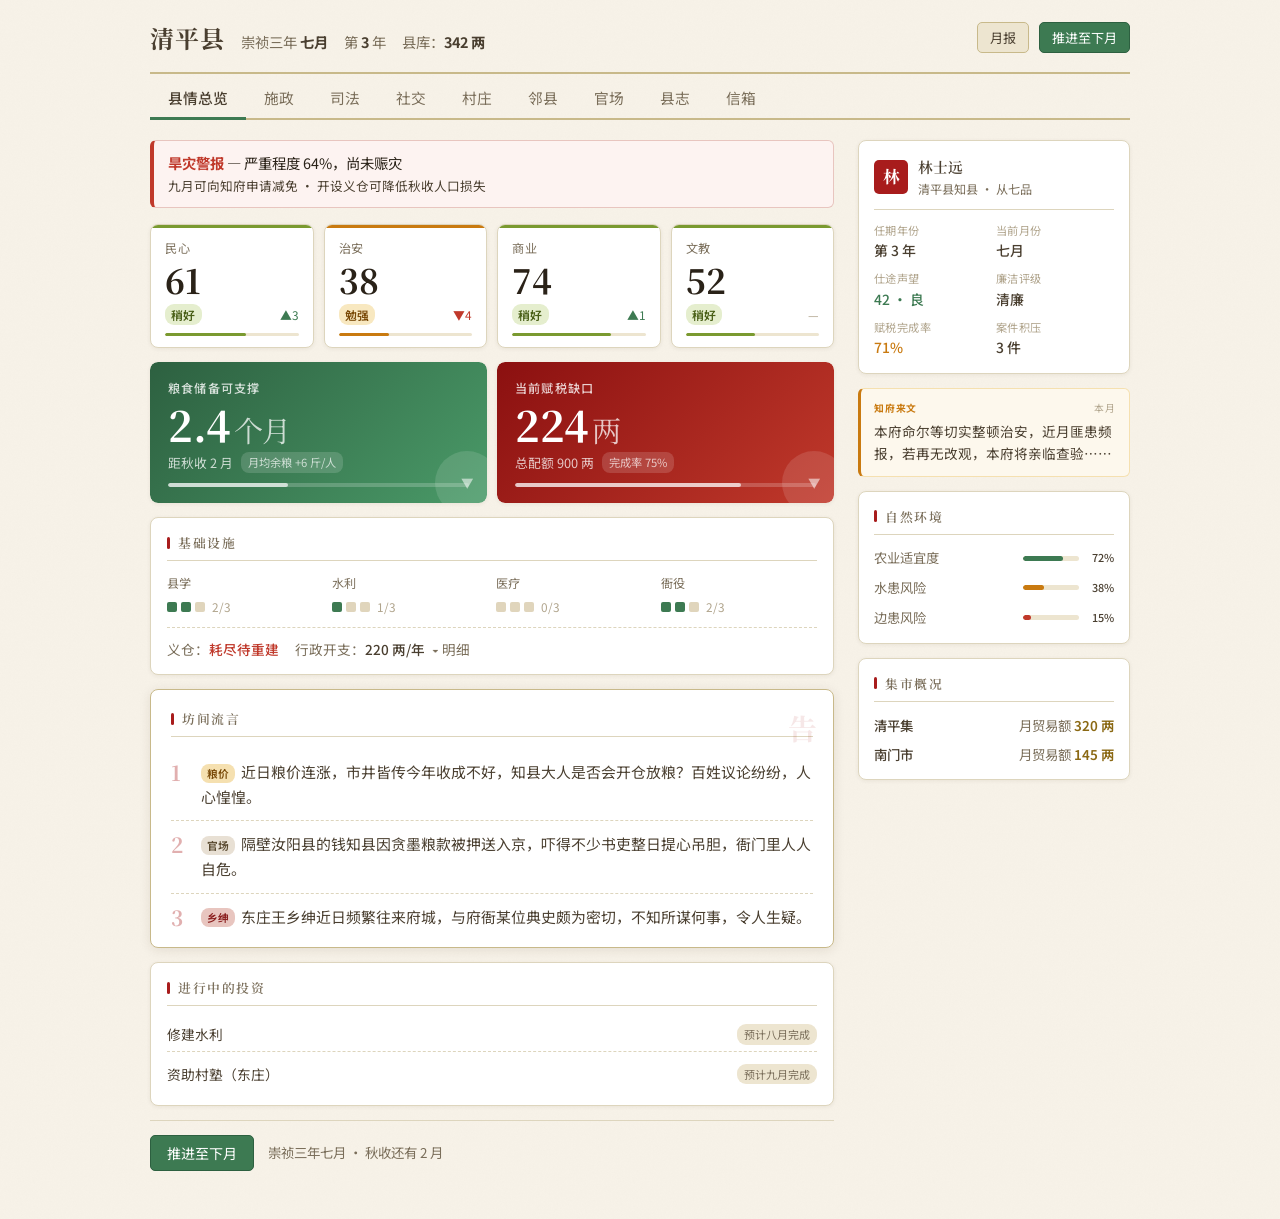
<file: backend/game/static/game/dashboard-preview.html>
<!DOCTYPE html>
<html lang="zh-CN">
<head>
<meta charset="UTF-8">
<meta name="viewport" content="width=device-width, initial-scale=1.0">
<title>县情总览 — 设计预览 v2</title>
<link rel="preconnect" href="https://fonts.googleapis.com">
<link rel="preconnect" href="https://fonts.gstatic.com" crossorigin>
<link href="https://fonts.googleapis.com/css2?family=Noto+Serif+SC:wght@400;500;600;700&family=Noto+Sans+SC:wght@300;400;500&display=swap" rel="stylesheet">
<style>
/* ── Design tokens ─────────────────────────────────────────── */
:root {
  --paper:        #f7f2e8;
  --paper-warm:   #ede5d0;
  --paper-dark:   #e0d5bc;
  --ink:          #2a2218;
  --ink-mid:      #4a3f30;
  --ink-light:    #7a6e5a;
  --ink-faint:    #b0a48c;
  --cinnabar:     #c0392b;
  --cinnabar-lt:  #e8c5bf;
  --cinnabar-bg:  #fdf3f1;
  --amber:        #c97a10;
  --amber-lt:     #f5e0b0;
  --amber-bg:     #fdf8ed;
  --jade:         #3d7a52;
  --jade-lt:      #b8d9c5;
  --jade-bg:      #f0f7f3;
  --seal-red:     #a81c1c;
  --border:       #c8b98a;
  --border-lt:    #ddd5bd;
  --shadow:       0 2px 12px rgba(60,40,10,0.10);
  --shadow-sm:    0 1px 4px rgba(60,40,10,0.07);
}

*, *::before, *::after { box-sizing: border-box; margin: 0; padding: 0; }

body {
  font-family: "Noto Sans SC", "PingFang SC", "Microsoft YaHei", sans-serif;
  background: var(--paper);
  color: var(--ink);
  line-height: 1.65;
  min-height: 100vh;
  background-image: url("data:image/svg+xml,%3Csvg xmlns='http://www.w3.org/2000/svg' width='300' height='300'%3E%3Cfilter id='noise'%3E%3CfeTurbulence type='fractalNoise' baseFrequency='0.75' numOctaves='4' stitchTiles='stitch'/%3E%3CfeColorMatrix type='saturate' values='0'/%3E%3C/filter%3E%3Crect width='300' height='300' filter='url(%23noise)' opacity='0.025'/%3E%3C/svg%3E");
}

.page-wrap {
  max-width: 1020px;
  margin: 0 auto;
  padding: 0 20px 48px;
}

/* ── Header ─────────────────────────────────────────────────── */
.game-header {
  display: flex;
  justify-content: space-between;
  align-items: center;
  padding: 18px 0 14px;
  border-bottom: 2px solid var(--border);
  margin-bottom: 4px;
}
.game-header-left { display: flex; align-items: baseline; gap: 16px; }
.game-title {
  font-family: "Noto Serif SC", serif;
  font-size: 1.5em;
  font-weight: 700;
  color: var(--ink-mid);
  letter-spacing: 0.04em;
}
.game-meta { font-size: 0.9em; color: var(--ink-light); display: flex; gap: 16px; }
.game-meta strong { color: var(--ink-mid); }
.game-header-right { display: flex; align-items: center; gap: 10px; }

/* ── Tabs ────────────────────────────────────────────────────── */
.tab-nav {
  display: flex;
  border-bottom: 2px solid var(--border);
  margin-bottom: 20px;
}
.tab-btn {
  padding: 9px 18px;
  background: transparent;
  border: none;
  border-bottom: 3px solid transparent;
  margin-bottom: -2px;
  cursor: pointer;
  font-family: inherit;
  font-size: 0.92em;
  color: var(--ink-light);
  transition: color 0.15s;
}
.tab-btn:hover { color: var(--ink-mid); }
.tab-btn.active { color: var(--ink-mid); border-bottom-color: var(--jade); font-weight: 500; }

/* ── Two-column layout ──────────────────────────────────────── */
.dashboard-layout {
  display: grid;
  grid-template-columns: 1fr 272px;
  gap: 24px;
  align-items: start;
}
.dashboard-main { min-width: 0; }
.dashboard-sidebar {
  position: sticky;
  top: 12px;
  display: flex;
  flex-direction: column;
  gap: 14px;
}

/* ── Section title ───────────────────────────────────────────── */
.section-title {
  font-family: "Noto Serif SC", serif;
  font-size: 0.8em;
  font-weight: 600;
  color: var(--ink-light);
  letter-spacing: 0.12em;
  padding-bottom: 7px;
  border-bottom: 1px solid var(--border-lt);
  margin-bottom: 12px;
  display: flex;
  align-items: center;
  gap: 8px;
}
.section-title::before {
  content: '';
  display: inline-block;
  width: 3px; height: 12px;
  background: var(--seal-red);
  border-radius: 2px;
}

/* ── Disaster banner ────────────────────────────────────────── */
.disaster-banner {
  display: flex;
  align-items: flex-start;
  gap: 10px;
  background: var(--cinnabar-bg);
  border: 1px solid var(--cinnabar-lt);
  border-left: 4px solid var(--cinnabar);
  border-radius: 6px;
  padding: 10px 14px;
  margin-bottom: 16px;
  animation: slideDown 0.3s ease;
  font-size: 0.9em;
}
.disaster-banner strong { color: var(--cinnabar); }
.disaster-banner-sub { color: var(--ink-mid); margin-top: 2px; font-size: 0.88em; }

/* ── 4 Stat cards ────────────────────────────────────────────── */
.stats-grid {
  display: grid;
  grid-template-columns: repeat(4, 1fr);
  gap: 10px;
  margin-bottom: 14px;
}
.stat-card {
  background: #fff;
  border: 1px solid var(--border-lt);
  border-radius: 8px;
  padding: 13px 14px 11px;
  box-shadow: var(--shadow-sm);
  position: relative;
  overflow: hidden;
  animation: cardIn 0.4s ease both;
  transition: box-shadow 0.2s, transform 0.2s;
  cursor: default;
}
.stat-card:hover { box-shadow: var(--shadow); transform: translateY(-1px); }
.stat-card:nth-child(1) { animation-delay: 0.04s; }
.stat-card:nth-child(2) { animation-delay: 0.08s; }
.stat-card:nth-child(3) { animation-delay: 0.12s; }
.stat-card:nth-child(4) { animation-delay: 0.16s; }
.stat-card::before {
  content: '';
  position: absolute;
  top: 0; left: 0; right: 0;
  height: 3px;
  background: var(--stripe, var(--border));
  border-radius: 8px 8px 0 0;
}
.stat-card.tier-red    { --stripe: #b03030; }
.stat-card.tier-amber  { --stripe: #c97a10; }
.stat-card.tier-olive  { --stripe: #7a9a30; }
.stat-card.tier-jade   { --stripe: #3d8050; }
.stat-label { font-size: 0.76em; color: var(--ink-light); letter-spacing: 0.08em; margin-bottom: 5px; }
.stat-value {
  font-family: "Noto Serif SC", serif;
  font-size: 2.1em; font-weight: 700; line-height: 1;
  color: var(--ink); margin-bottom: 7px;
}
.stat-tier-row {
  display: flex; align-items: center;
  justify-content: space-between; gap: 6px;
}
.stat-tier-label {
  font-size: 0.74em; font-weight: 600;
  padding: 1px 6px; border-radius: 9px; letter-spacing: 0.04em;
}
.tier-red   .stat-tier-label { background: #f5dada; color: #8b2020; }
.tier-amber .stat-tier-label { background: #f8e8c0; color: #7a4a08; }
.tier-olive .stat-tier-label { background: #e5eece; color: #4a6018; }
.tier-jade  .stat-tier-label { background: #c8e8d4; color: #1d5c35; }
.stat-delta { font-size: 0.74em; color: var(--ink-faint); }
.stat-delta.up   { color: var(--jade); }
.stat-delta.down { color: var(--cinnabar); }
.stat-bar-wrap { height: 3px; background: var(--paper-warm); border-radius: 2px; margin-top: 8px; overflow: hidden; }
.stat-bar-fill { height: 100%; border-radius: 2px; background: var(--stripe, var(--border)); }

/* ── Hero metrics ────────────────────────────────────────────── */
.hero-row {
  display: grid;
  grid-template-columns: 1fr 1fr;
  gap: 10px;
  margin-bottom: 14px;
}
.hero-card {
  border-radius: 8px;
  padding: 16px 18px;
  display: flex;
  flex-direction: column;
  gap: 6px;
  box-shadow: var(--shadow-sm);
  animation: cardIn 0.45s ease both;
  animation-delay: 0.2s;
  position: relative;
  overflow: hidden;
  cursor: pointer;
  transition: filter 0.15s, transform 0.15s;
}
.hero-card:hover { filter: brightness(1.06); transform: translateY(-1px); }
.hero-card::after {
  /* decorative corner mark */
  content: '';
  position: absolute;
  bottom: -12px; right: -12px;
  width: 64px; height: 64px;
  border-radius: 50%;
  background: rgba(255,255,255,0.12);
}
/* expand chevron */
.hero-chevron {
  position: absolute;
  bottom: 10px; right: 14px;
  font-size: 0.78em;
  opacity: 0.55;
  transition: transform 0.25s;
  pointer-events: none;
}
.hero-card.expanded .hero-chevron { transform: rotate(180deg); }

/* expandable detail panel — lives BELOW the hero-row, not inside the card */
.hero-detail {
  display: none;
  background: rgba(0,0,0,0.18);
  border-radius: 0 0 8px 8px;
  padding: 14px 18px 12px;
  margin-top: -6px;
  animation: expandIn 0.22s ease;
}
.hero-detail.open { display: block; }
.hero-detail-row {
  display: flex;
  justify-content: space-between;
  align-items: center;
  font-size: 0.83em;
  padding: 5px 0;
  border-bottom: 1px solid rgba(255,255,255,0.12);
  color: rgba(255,255,255,0.85);
}
.hero-detail-row:last-child { border-bottom: none; }
.hero-detail-label { opacity: 0.75; }
.hero-detail-value { font-weight: 600; color: #fff; }
.hero-detail-bar-track {
  height: 5px;
  background: rgba(255,255,255,0.15);
  border-radius: 3px;
  margin-top: 3px;
  overflow: hidden;
}
.hero-detail-bar-fill {
  height: 100%;
  background: rgba(255,255,255,0.6);
  border-radius: 3px;
}
.hero-detail-divider {
  border: none;
  border-top: 1px solid rgba(255,255,255,0.18);
  margin: 6px 0;
}

/* wrapper keeps card + detail visually linked */
.hero-card-wrap {
  display: flex;
  flex-direction: column;
  border-radius: 8px;
  overflow: hidden;
  box-shadow: var(--shadow-sm);
  animation: cardIn 0.45s ease both;
  animation-delay: 0.2s;
}
/* re-scope shadow to wrapper, not card */
.hero-card-wrap .hero-card { box-shadow: none; border-radius: 0; animation: none; }
.hero-card-wrap .hero-card:first-child { border-radius: 8px 8px 0 0; }
.hero-card-wrap .hero-card.closed { border-radius: 8px; }
.hero-detail { border-radius: 0 0 8px 8px; margin-top: 0; }
.hero-card.grain {
  background: linear-gradient(135deg, #2d6040 0%, #4a9a68 100%);
  color: #fff;
}
.hero-card.quota-ok {
  background: linear-gradient(135deg, #2a5a80 0%, #4a88b8 100%);
  color: #fff;
}
.hero-card.quota-warn {
  background: linear-gradient(135deg, #7a4a08 0%, #c97a10 100%);
  color: #fff;
}
.hero-card.quota-danger {
  background: linear-gradient(135deg, #8b1010 0%, #c0392b 100%);
  color: #fff;
}
.hero-label {
  font-size: 0.76em;
  letter-spacing: 0.1em;
  opacity: 0.8;
  font-weight: 500;
}
.hero-num {
  font-family: "Noto Serif SC", serif;
  font-size: 2.6em;
  font-weight: 700;
  line-height: 1;
  letter-spacing: -0.01em;
}
.hero-unit { font-size: 0.7em; font-weight: 400; opacity: 0.75; margin-left: 3px; }
.hero-sub {
  font-size: 0.8em;
  opacity: 0.75;
  display: flex;
  align-items: center;
  gap: 8px;
}
.hero-sub-tag {
  background: rgba(255,255,255,0.2);
  padding: 1px 7px;
  border-radius: 8px;
  font-size: 0.88em;
}
.hero-bar-wrap {
  height: 4px;
  background: rgba(255,255,255,0.2);
  border-radius: 2px;
  margin-top: 4px;
  overflow: hidden;
}
.hero-bar-fill {
  height: 100%;
  background: rgba(255,255,255,0.7);
  border-radius: 2px;
}

/* ── Infra + misc compact row ───────────────────────────────── */
.compact-card {
  background: #fff;
  border: 1px solid var(--border-lt);
  border-radius: 8px;
  padding: 14px 16px;
  box-shadow: var(--shadow-sm);
  margin-bottom: 14px;
}
.infra-pips-row {
  display: grid;
  grid-template-columns: repeat(4, 1fr);
  gap: 8px;
}
.infra-item { display: flex; flex-direction: column; gap: 4px; }
.infra-label { font-size: 0.76em; color: var(--ink-light); }
.infra-pips { display: flex; gap: 4px; align-items: center; }
.pip {
  width: 10px; height: 10px; border-radius: 2px;
  background: var(--paper-dark);
}
.pip.filled { background: var(--jade); }
.pip.none   { background: var(--cinnabar); opacity: 0.35; }
.infra-text { font-size: 0.74em; color: var(--ink-faint); margin-left: 3px; }

/* Compact fiscal items, inline */
.compact-fiscal {
  display: flex;
  flex-wrap: wrap;
  gap: 6px 16px;
  font-size: 0.85em;
  color: var(--ink-mid);
  border-top: 1px dashed var(--border-lt);
  padding-top: 10px;
  margin-top: 10px;
}
.cf-item { color: var(--ink-light); }
.cf-item span { color: var(--ink-mid); font-weight: 500; }
.cf-item.warn span { color: var(--amber); }
.cf-item a { color: var(--ink-light); cursor: pointer; text-decoration: none; }
.cf-item a:hover { color: var(--ink-mid); }

/* quota styles now live inside .hero-detail */
.quota-detail-row {
  display: flex;
  flex-direction: column;
  gap: 5px;
}
.quota-detail-header {
  display: flex;
  justify-content: space-between;
  align-items: baseline;
}
.quota-detail-label { font-size: 0.83em; opacity: 0.8; }
.quota-detail-nums  { font-size: 0.8em; opacity: 0.75; }
.quota-detail-nums strong { color: #fff; opacity: 1; }
.quota-detail-bar-track {
  height: 5px;
  background: rgba(255,255,255,0.15);
  border-radius: 3px;
  overflow: hidden;
}
.quota-detail-bar-fill { height: 100%; border-radius: 3px; }
.quota-detail-bar-fill.ok     { background: rgba(180,255,200,0.7); }
.quota-detail-bar-fill.warn   { background: rgba(255,220,120,0.7); }
.quota-detail-bar-fill.danger { background: rgba(255,160,140,0.7); }
.quota-detail-bar-fill.proj   { background: rgba(180,210,255,0.5); }

/* ── 流言板 (PROMINENT) ──────────────────────────────────────── */
.rumors-card {
  background: #fff;
  border: 1px solid var(--border);
  border-radius: 8px;
  padding: 18px 20px;
  margin-bottom: 14px;
  box-shadow: var(--shadow);
  position: relative;
}
/* decorative stamp in top-right */
.rumors-card::after {
  content: '告';
  position: absolute;
  top: 14px; right: 16px;
  font-family: "Noto Serif SC", serif;
  font-size: 1.8em;
  font-weight: 700;
  color: var(--seal-red);
  opacity: 0.10;
  letter-spacing: 0;
  pointer-events: none;
}
.rumor-list { display: flex; flex-direction: column; gap: 0; }
.rumor-item {
  display: flex;
  align-items: flex-start;
  gap: 10px;
  padding: 11px 0;
  border-bottom: 1px dashed var(--border-lt);
  animation: cardIn 0.5s ease both;
}
.rumor-item:last-child { border-bottom: none; padding-bottom: 0; }
.rumor-item:nth-child(1) { animation-delay: 0.25s; }
.rumor-item:nth-child(2) { animation-delay: 0.32s; }
.rumor-item:nth-child(3) { animation-delay: 0.39s; }
.rumor-index {
  font-family: "Noto Serif SC", serif;
  font-size: 1.3em;
  font-weight: 700;
  color: var(--seal-red);
  opacity: 0.35;
  line-height: 1;
  min-width: 20px;
  margin-top: 2px;
  flex-shrink: 0;
}
.rumor-body { flex: 1; }
.rumor-text {
  font-size: 0.93em;
  color: var(--ink-mid);
  line-height: 1.65;
}
.rumor-tag {
  display: inline-block;
  font-size: 0.72em;
  font-weight: 600;
  padding: 1px 6px;
  border-radius: 8px;
  margin-right: 6px;
  vertical-align: middle;
  position: relative;
  top: -1px;
}
.rumor-tag.folk   { background: #e8e0d4; color: #5a4a30; }
.rumor-tag.warn   { background: var(--amber-lt); color: #7a4a08; }
.rumor-tag.threat { background: var(--cinnabar-lt); color: #8b2020; }

/* ── Active investments (compact) ───────────────────────────── */
.invest-compact { display: flex; flex-direction: column; gap: 6px; }
.invest-row {
  display: flex;
  justify-content: space-between;
  align-items: center;
  font-size: 0.86em;
  padding: 5px 0;
  border-bottom: 1px dashed var(--border-lt);
}
.invest-row:last-child { border-bottom: none; }
.invest-name { color: var(--ink-mid); }
.invest-eta {
  font-size: 0.8em; color: var(--ink-light);
  background: var(--paper-warm); padding: 1px 7px; border-radius: 9px;
}

/* ── Buttons ────────────────────────────────────────────────── */
.btn {
  padding: 7px 16px;
  border: 1px solid var(--border);
  border-radius: 5px;
  background: var(--paper-warm);
  color: var(--ink-mid);
  cursor: pointer;
  font-size: 0.88em;
  font-family: inherit;
  transition: background 0.15s;
}
.btn:hover { background: var(--paper-dark); }
.btn-primary { background: var(--jade); color: #fff; border-color: #2d6040; }
.btn-primary:hover { background: #2d6040; }
.btn-sm { padding: 5px 12px; font-size: 0.82em; }

/* ── Advance bar ─────────────────────────────────────────────── */
.advance-section {
  padding: 14px 0 0;
  border-top: 1px solid var(--border-lt);
  margin-top: 6px;
  display: flex; align-items: center; gap: 14px;
}
.advance-hint { font-size: 0.84em; color: var(--ink-light); }

/* ══════════════════════════════════════════════════════════════
   SIDEBAR
   ══════════════════════════════════════════════════════════════ */
.sidebar-card {
  background: #fff;
  border: 1px solid var(--border-lt);
  border-radius: 8px;
  padding: 14px 15px;
  box-shadow: var(--shadow-sm);
}

/* Archive */
.archive-header {
  display: flex; align-items: center; gap: 10px;
  margin-bottom: 11px;
  padding-bottom: 10px;
  border-bottom: 1px solid var(--border-lt);
}
.archive-seal {
  width: 34px; height: 34px; border-radius: 5px;
  background: var(--seal-red);
  display: flex; align-items: center; justify-content: center;
  color: #fff;
  font-family: "Noto Serif SC", serif; font-size: 1.05em; font-weight: 700;
  flex-shrink: 0;
}
.archive-name { font-family: "Noto Serif SC", serif; font-size: 0.92em; font-weight: 600; color: var(--ink-mid); }
.archive-role { font-size: 0.76em; color: var(--ink-light); }
.archive-stats {
  display: grid;
  grid-template-columns: 1fr 1fr;
  gap: 7px 4px;
}
.astat { display: flex; flex-direction: column; }
.astat-label { font-size: 0.7em; color: var(--ink-faint); letter-spacing: 0.04em; }
.astat-value { font-size: 0.87em; color: var(--ink-mid); font-weight: 500; }

/* Directive in sidebar */
.sidebar-directive {
  background: var(--amber-bg);
  border: 1px solid var(--amber-lt);
  border-left: 3px solid var(--amber);
  border-radius: 6px;
  padding: 11px 13px;
  font-size: 0.85em;
}
.directive-label {
  font-size: 0.72em; font-weight: 700; letter-spacing: 0.08em;
  color: var(--amber);
  margin-bottom: 5px;
  display: flex; justify-content: space-between;
}
.directive-age { color: var(--ink-faint); font-weight: 400; }
.directive-text { color: var(--ink-mid); line-height: 1.6; }

/* Environment */
.env-items { display: flex; flex-direction: column; gap: 8px; }
.env-row {
  display: flex; align-items: center;
  justify-content: space-between; gap: 10px;
  font-size: 0.83em;
}
.env-label { color: var(--ink-light); flex-shrink: 0; }
.env-right { display: flex; align-items: center; gap: 7px; }
.env-bar { width: 56px; height: 5px; background: var(--paper-warm); border-radius: 3px; overflow: hidden; }
.env-fill { height: 100%; border-radius: 3px; }
.env-fill.good { background: var(--jade); }
.env-fill.warn { background: var(--amber); }
.env-fill.risk { background: var(--cinnabar); }
.env-val { font-size: 0.82em; color: var(--ink-mid); font-weight: 500; min-width: 28px; text-align: right; }

/* Markets sidebar (simplified) */
.mkt-items { display: flex; flex-direction: column; gap: 7px; }
.mkt-row {
  display: flex; justify-content: space-between; align-items: center;
  font-size: 0.84em;
}
.mkt-name { color: var(--ink-mid); font-weight: 500; }
.mkt-gmv  { color: var(--ink-light); }
.mkt-gmv span { color: #8b6914; font-weight: 600; }

/* ── Animations ──────────────────────────────────────────────── */
@keyframes cardIn {
  from { opacity: 0; transform: translateY(7px); }
  to   { opacity: 1; transform: translateY(0); }
}
@keyframes slideDown {
  from { opacity: 0; transform: translateY(-5px); }
  to   { opacity: 1; transform: translateY(0); }
}
@keyframes fillGrow { from { width: 0 !important; } }
@keyframes expandIn {
  from { opacity: 0; transform: translateY(-6px); }
  to   { opacity: 1; transform: translateY(0); }
}

.stat-bar-fill,
.quota-bar-fill,
.hero-bar-fill,
.env-fill { animation: fillGrow 1s cubic-bezier(0.22, 1, 0.36, 1) both; }

@media (max-width: 740px) {
  .dashboard-layout { grid-template-columns: 1fr; }
  .stats-grid { grid-template-columns: repeat(2, 1fr); }
  .hero-row { grid-template-columns: 1fr; }
  .infra-pips-row { grid-template-columns: repeat(2, 1fr); }
}
</style>
</head>
<body>
<div class="page-wrap">

  <!-- Header -->
  <header class="game-header">
    <div class="game-header-left">
      <span class="game-title">清平县</span>
      <div class="game-meta">
        <span>崇祯三年 <strong>七月</strong></span>
        <span>第 <strong>3</strong> 年</span>
        <span>县库：<strong>342 两</strong></span>
      </div>
    </div>
    <div class="game-header-right">
      <button class="btn btn-sm">月报</button>
      <button class="btn btn-primary btn-sm">推进至下月</button>
    </div>
  </header>

  <!-- Tabs -->
  <nav class="tab-nav">
    <button class="tab-btn active">县情总览</button>
    <button class="tab-btn">施政</button>
    <button class="tab-btn">司法</button>
    <button class="tab-btn">社交</button>
    <button class="tab-btn">村庄</button>
    <button class="tab-btn">邻县</button>
    <button class="tab-btn">官场</button>
    <button class="tab-btn">县志</button>
    <button class="tab-btn">信箱</button>
  </nav>

  <div class="dashboard-layout">
    <!-- ═══════════ MAIN ═══════════ -->
    <div class="dashboard-main">

      <!-- Disaster alert -->
      <div class="disaster-banner">
        <div>
          <strong>旱灾警报</strong> — 严重程度 64%，尚未赈灾
          <div class="disaster-banner-sub">九月可向知府申请减免 · 开设义仓可降低秋收人口损失</div>
        </div>
      </div>

      <!-- ① 4 stat cards -->
      <div class="stats-grid" id="stats-grid"></div>

      <!-- ② Hero metrics: grain + quota gap (each expandable) -->
      <div class="hero-row" id="hero-row"></div>

      <!-- ③ Infra pips + compact fiscal (folded) -->
      <div class="compact-card">
        <div class="section-title">基础设施</div>
        <div class="infra-pips-row" id="infra-grid"></div>
        <div class="compact-fiscal">
          <span class="cf-item">义仓：<span style="color:var(--cinnabar)">耗尽待重建</span></span>
          <span class="cf-item">行政开支：<span>220 两/年</span>
            <a id="admin-toggle" style="margin-left:4px">▾ 明细</a>
          </span>
        </div>
        <div id="admin-detail" style="display:none; margin-top:8px; padding:8px 0 2px; border-top:1px dashed var(--border-lt);">
          <div style="display:grid;grid-template-columns:1fr 1fr;gap:4px 24px;font-size:0.82em;color:var(--ink-light)">
            <div style="display:flex;justify-content:space-between"><span>官员俸禄</span><span>60 两</span></div>
            <div style="display:flex;justify-content:space-between"><span>县丞俸禄</span><span>40 两</span></div>
            <div style="display:flex;justify-content:space-between"><span>衙役饷银</span><span>40 两</span></div>
            <div style="display:flex;justify-content:space-between"><span>师爷束脩</span><span>30 两</span></div>
            <div style="display:flex;justify-content:space-between"><span>六房书办</span><span>20 两</span></div>
            <div style="display:flex;justify-content:space-between"><span>衙署杂费</span><span>30 两</span></div>
          </div>
        </div>
      </div>

      <!-- ⑤ 流言板 (prominent) -->
      <div class="rumors-card">
        <div class="section-title">坊间流言</div>
        <div class="rumor-list" id="rumor-list"></div>
      </div>

      <!-- ⑥ Active investments (if any) -->
      <div class="compact-card">
        <div class="section-title">进行中的投资</div>
        <div class="invest-compact">
          <div class="invest-row">
            <span class="invest-name">修建水利</span>
            <span class="invest-eta">预计八月完成</span>
          </div>
          <div class="invest-row">
            <span class="invest-name">资助村塾（东庄）</span>
            <span class="invest-eta">预计九月完成</span>
          </div>
        </div>
      </div>

      <div class="advance-section">
        <button class="btn btn-primary">推进至下月</button>
        <span class="advance-hint">崇祯三年七月 · 秋收还有 2 月</span>
      </div>
    </div>

    <!-- ═══════════ SIDEBAR ═══════════ -->
    <div class="dashboard-sidebar">

      <!-- Player archive -->
      <div class="sidebar-card">
        <div class="archive-header">
          <div class="archive-seal">林</div>
          <div>
            <div class="archive-name">林士远</div>
            <div class="archive-role">清平县知县 · 从七品</div>
          </div>
        </div>
        <div class="archive-stats">
          <div class="astat"><span class="astat-label">任期年份</span><span class="astat-value">第 3 年</span></div>
          <div class="astat"><span class="astat-label">当前月份</span><span class="astat-value">七月</span></div>
          <div class="astat"><span class="astat-label">仕途声望</span><span class="astat-value" style="color:var(--jade)">42 · 良</span></div>
          <div class="astat"><span class="astat-label">廉洁评级</span><span class="astat-value">清廉</span></div>
          <div class="astat"><span class="astat-label">赋税完成率</span><span class="astat-value" style="color:var(--amber)">71%</span></div>
          <div class="astat"><span class="astat-label">案件积压</span><span class="astat-value">3 件</span></div>
        </div>
      </div>

      <!-- 知府来文 (moved from main) -->
      <div class="sidebar-directive">
        <div class="directive-label">
          <span>知府来文</span>
          <span class="directive-age">本月</span>
        </div>
        <div class="directive-text">
          本府命尔等切实整顿治安，近月匪患频报，若再无改观，本府将亲临查验……
        </div>
      </div>

      <!-- Environment -->
      <div class="sidebar-card">
        <div class="section-title">自然环境</div>
        <div class="env-items">
          <div class="env-row">
            <span class="env-label">农业适宜度</span>
            <div class="env-right">
              <div class="env-bar"><div class="env-fill good" style="width:72%"></div></div>
              <span class="env-val">72%</span>
            </div>
          </div>
          <div class="env-row">
            <span class="env-label">水患风险</span>
            <div class="env-right">
              <div class="env-bar"><div class="env-fill warn" style="width:38%"></div></div>
              <span class="env-val">38%</span>
            </div>
          </div>
          <div class="env-row">
            <span class="env-label">边患风险</span>
            <div class="env-right">
              <div class="env-bar"><div class="env-fill risk" style="width:15%"></div></div>
              <span class="env-val">15%</span>
            </div>
          </div>
        </div>
      </div>

      <!-- Markets (simplified to sidebar) -->
      <div class="sidebar-card">
        <div class="section-title">集市概况</div>
        <div class="mkt-items">
          <div class="mkt-row">
            <span class="mkt-name">清平集</span>
            <span class="mkt-gmv">月贸易额 <span>320 两</span></span>
          </div>
          <div class="mkt-row">
            <span class="mkt-name">南门市</span>
            <span class="mkt-gmv">月贸易额 <span>145 两</span></span>
          </div>
        </div>
      </div>

    </div><!-- /sidebar -->
  </div><!-- /layout -->
</div><!-- /page-wrap -->

<script>
// ── Mock data ────────────────────────────────────────────────
var STATS = [
  { label: "民心",  value: 61, delta: +3 },
  { label: "治安",  value: 38, delta: -4 },
  { label: "商业",  value: 74, delta: +1 },
  { label: "文教",  value: 52, delta:  0 },
];
var INFRA = [
  { label: "县学", level: 2, max: 3 },
  { label: "水利", level: 1, max: 3 },
  { label: "医疗", level: 0, max: 3 },
  { label: "衙役", level: 2, max: 3 },
];
var QUOTA = {
  agri:   { label: "农业税",   quota: 720, projected: 512, done: false },
  corvee: { label: "徭役折银", quota: 180, actual: 164,   done: true  },
};
var GRAIN = {
  reserve:   184200,
  monthly:    76000,
  population: 10840,
  harvest_in: 2,
  per_person: 6,
};
var RUMORS = [
  { tag: "warn",   tag_label: "粮价",   text: "近日粮价连涨，市井皆传今年收成不好，知县大人是否会开仓放粮？百姓议论纷纷，人心惶惶。" },
  { tag: "folk",   tag_label: "官场",   text: "隔壁汝阳县的钱知县因贪墨粮款被押送入京，吓得不少书吏整日提心吊胆，衙门里人人自危。" },
  { tag: "threat", tag_label: "乡绅",   text: "东庄王乡绅近日频繁往来府城，与府衙某位典史颇为密切，不知所谋何事，令人生疑。" },
];

// ── Tier helper ──────────────────────────────────────────────
function tier(v) {
  if (v < 25)  return { cls: "tier-red",   label: "差" };
  if (v < 50)  return { cls: "tier-amber", label: "勉强" };
  if (v < 75)  return { cls: "tier-olive", label: "稍好" };
  return             { cls: "tier-jade",  label: "良好" };
}

// ── Stat cards ───────────────────────────────────────────────
var grid = document.getElementById("stats-grid");
STATS.forEach(function(s) {
  var t = tier(s.value);
  var dHtml = s.delta > 0
    ? '<span class="stat-delta up">▲' + s.delta + '</span>'
    : s.delta < 0
    ? '<span class="stat-delta down">▼' + Math.abs(s.delta) + '</span>'
    : '<span class="stat-delta">—</span>';
  var c = document.createElement("div");
  c.className = "stat-card " + t.cls;
  c.innerHTML =
    '<div class="stat-label">' + s.label + '</div>' +
    '<div class="stat-value">' + s.value + '</div>' +
    '<div class="stat-tier-row"><span class="stat-tier-label">' + t.label + '</span>' + dHtml + '</div>' +
    '<div class="stat-bar-wrap"><div class="stat-bar-fill" style="width:' + s.value + '%"></div></div>';
  grid.appendChild(c);
});

// ── Hero metrics (expandable) ────────────────────────────────
var heroRow = document.getElementById("hero-row");

function makeHeroWrap(cardHtml, detailHtml, gradientCls) {
  var wrap = document.createElement("div");
  wrap.className = "hero-card-wrap";

  var card = document.createElement("div");
  card.className = "hero-card " + gradientCls + " closed";
  card.innerHTML = cardHtml + '<span class="hero-chevron">▼</span>';

  var detail = document.createElement("div");
  detail.className = "hero-detail " + gradientCls;
  detail.innerHTML = detailHtml;
  detail.style.display = "none";

  card.addEventListener("click", function() {
    var open = detail.style.display !== "none";
    detail.style.display = open ? "none" : "block";
    card.classList.toggle("expanded", !open);
    if (!open) {
      card.classList.remove("closed");
    } else {
      card.classList.add("closed");
    }
    // trigger bar animations on open
    if (!open) {
      detail.querySelectorAll(".hero-detail-bar-fill, .quota-detail-bar-fill").forEach(function(el) {
        var w = el.style.width;
        el.style.width = "0";
        requestAnimationFrame(function() { el.style.transition = "width 0.7s cubic-bezier(0.22,1,0.36,1)"; el.style.width = w; });
      });
    }
  });

  wrap.appendChild(card);
  wrap.appendChild(detail);
  return wrap;
}

// ── Grain card ───────────────────────────────────────────────
var months   = (GRAIN.reserve / GRAIN.monthly).toFixed(1);
var grainFill = Math.min(100, (parseFloat(months) / 6) * 100).toFixed(0);

var grainCardHtml =
  '<div class="hero-label">粮食储备可支撑</div>' +
  '<div class="hero-num">' + months + '<span class="hero-unit">个月</span></div>' +
  '<div class="hero-sub">' +
    '<span>距秋收 ' + GRAIN.harvest_in + ' 月</span>' +
    '<span class="hero-sub-tag">月均余粮 +' + GRAIN.per_person + ' 斤/人</span>' +
  '</div>' +
  '<div class="hero-bar-wrap"><div class="hero-bar-fill" style="width:' + grainFill + '%"></div></div>';

var confidencePct = Math.min(100, Math.max(0, (GRAIN.per_person / 30) * 100)).toFixed(0);
var daysRemain = Math.floor(GRAIN.reserve / (GRAIN.monthly / 30));
var grainDetailHtml =
  '<div class="hero-detail-row"><span class="hero-detail-label">当前储备</span><span class="hero-detail-value">' + GRAIN.reserve.toLocaleString() + ' 斤</span></div>' +
  '<div class="hero-detail-row"><span class="hero-detail-label">农民总人口</span><span class="hero-detail-value">' + GRAIN.population.toLocaleString() + ' 人</span></div>' +
  '<div class="hero-detail-row"><span class="hero-detail-label">月均消耗</span><span class="hero-detail-value">' + GRAIN.monthly.toLocaleString() + ' 斤</span></div>' +
  '<div class="hero-detail-row"><span class="hero-detail-label">人均月余粮</span><span class="hero-detail-value">+' + GRAIN.per_person + ' 斤/人</span></div>' +
  '<hr class="hero-detail-divider">' +
  '<div class="hero-detail-row">' +
    '<span class="hero-detail-label">消费信心</span>' +
    '<span class="hero-detail-value">' +
      '<div class="hero-detail-bar-track" style="width:80px;display:inline-block;vertical-align:middle;margin-right:6px">' +
        '<div class="hero-detail-bar-fill" style="width:' + confidencePct + '%"></div>' +
      '</div>' + confidencePct + ' / 100' +
    '</span>' +
  '</div>' +
  '<div class="hero-detail-row"><span class="hero-detail-label">距秋收</span><span class="hero-detail-value">' + GRAIN.harvest_in + ' 个月</span></div>' +
  '<div class="hero-detail-row"><span class="hero-detail-label">当前可支撑</span><span class="hero-detail-value">约 ' + daysRemain + ' 天</span></div>';

heroRow.appendChild(makeHeroWrap(grainCardHtml, grainDetailHtml, "grain"));

// ── Quota card ───────────────────────────────────────────────
var agriGap  = QUOTA.agri.quota  - (QUOTA.agri.done  ? QUOTA.agri.actual  : QUOTA.agri.projected);
var corvGap  = QUOTA.corvee.quota - (QUOTA.corvee.done ? QUOTA.corvee.actual : (QUOTA.corvee.projected || 0));
var totalGap = agriGap + corvGap;
var totalQ   = QUOTA.agri.quota + QUOTA.corvee.quota;
var compPct  = Math.round(((totalQ - Math.max(0, totalGap)) / totalQ) * 100);
var quotaCls = totalGap <= 0 ? "quota-ok" : totalGap < totalQ * 0.2 ? "quota-warn" : "quota-danger";
var quotaFill = Math.min(100, compPct);

var quotaCardHtml =
  '<div class="hero-label">当前赋税缺口</div>' +
  '<div class="hero-num">' + Math.max(0, totalGap) + '<span class="hero-unit">两</span></div>' +
  '<div class="hero-sub">' +
    '<span>总配额 ' + totalQ + ' 两</span>' +
    '<span class="hero-sub-tag">完成率 ' + compPct + '%</span>' +
  '</div>' +
  '<div class="hero-bar-wrap"><div class="hero-bar-fill" style="width:' + quotaFill + '%"></div></div>';

function quotaDetailRow(cfg) {
  var val  = cfg.done ? cfg.actual : cfg.projected;
  var pct  = Math.min(100, Math.round(val / cfg.quota * 100));
  var gap  = cfg.quota - val;
  var bCls = cfg.done ? (gap <= 0 ? "ok" : gap < cfg.quota * 0.3 ? "warn" : "danger") : "proj";
  var gStr = gap <= 0 ? "✓ 已满足" : "缺 " + gap + " 两";
  return '<div class="quota-detail-row">' +
    '<div class="quota-detail-header">' +
      '<span class="quota-detail-label">' + cfg.label + (!cfg.done ? '（预计）' : '') + '</span>' +
      '<span class="quota-detail-nums"><strong>' + val + '</strong> / ' + cfg.quota + ' 两 · ' + gStr + '</span>' +
    '</div>' +
    '<div class="quota-detail-bar-track"><div class="quota-detail-bar-fill ' + bCls + '" style="width:' + pct + '%"></div></div>' +
  '</div>';
}

var quotaDetailHtml =
  quotaDetailRow(QUOTA.agri) +
  '<hr class="hero-detail-divider">' +
  quotaDetailRow(QUOTA.corvee) +
  '<hr class="hero-detail-divider">' +
  '<div class="hero-detail-row" style="font-size:0.86em;">' +
    '<span class="hero-detail-label">合计完成率</span>' +
    '<span class="hero-detail-value">' + compPct + '% — ' +
      (totalGap > 0 ? '尚缺 ' + totalGap + ' 两' : '配额已满足') +
    '</span>' +
  '</div>';

heroRow.appendChild(makeHeroWrap(quotaCardHtml, quotaDetailHtml, quotaCls));

// ── Infra pips ───────────────────────────────────────────────
var infraGrid = document.getElementById("infra-grid");
INFRA.forEach(function(it) {
  var pipsHtml = "";
  for (var i = 0; i < it.max; i++) {
    pipsHtml += '<div class="pip' + (i < it.level ? ' filled' : '') + '"></div>';
  }
  var b = document.createElement("div");
  b.className = "infra-item";
  b.innerHTML =
    '<span class="infra-label">' + it.label + '</span>' +
    '<div class="infra-pips">' + pipsHtml + '<span class="infra-text">' + it.level + '/' + it.max + '</span></div>';
  infraGrid.appendChild(b);
});

// Admin toggle
document.getElementById("admin-toggle").addEventListener("click", function() {
  var d = document.getElementById("admin-detail");
  var open = d.style.display !== "none";
  d.style.display = open ? "none" : "block";
  this.textContent = open ? "▾ 明细" : "▴ 收起";
});

// quota rendering is now inside makeHeroWrap above

// ── Rumors ───────────────────────────────────────────────────
var rumorList = document.getElementById("rumor-list");
RUMORS.forEach(function(r, i) {
  var item = document.createElement("div");
  item.className = "rumor-item";
  item.innerHTML =
    '<div class="rumor-index">' + (i + 1) + '</div>' +
    '<div class="rumor-body">' +
      '<div class="rumor-text">' +
        '<span class="rumor-tag ' + r.tag + '">' + r.tag_label + '</span>' +
        r.text +
      '</div>' +
    '</div>';
  rumorList.appendChild(item);
});
</script>
</body>
</html>
</file>
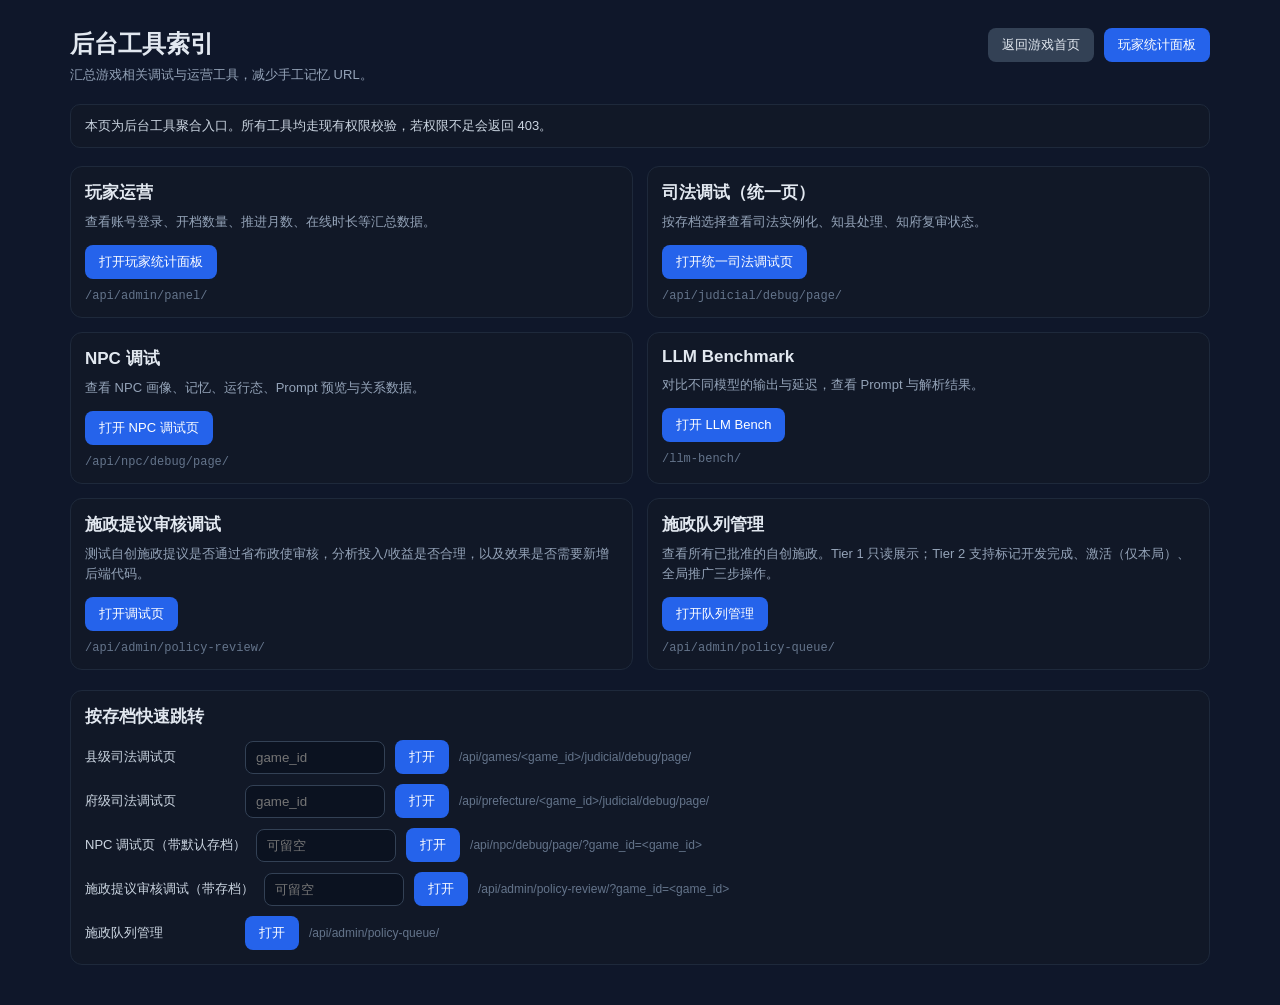
<file: backend/game/templates/game/admin_tools_index.html>
<!DOCTYPE html>
<html lang="zh-CN">
<head>
<meta charset="UTF-8">
<meta name="viewport" content="width=device-width, initial-scale=1.0">
<title>后台工具索引</title>
<style>
  * { box-sizing: border-box; }
  body {
    margin: 0;
    font-family: -apple-system, BlinkMacSystemFont, 'Segoe UI', sans-serif;
    background: #0f172a;
    color: #e2e8f0;
  }
  .page {
    max-width: 1180px;
    margin: 0 auto;
    padding: 28px 20px 40px;
  }
  .header {
    display: flex;
    justify-content: space-between;
    align-items: flex-start;
    gap: 14px;
    margin-bottom: 20px;
  }
  h1 { margin: 0; font-size: 24px; }
  .sub { color: #94a3b8; font-size: 13px; margin-top: 6px; }
  .top-actions { display: flex; gap: 10px; flex-wrap: wrap; }
  .btn {
    display: inline-block;
    text-decoration: none;
    background: #2563eb;
    color: #fff;
    border: none;
    border-radius: 8px;
    padding: 8px 14px;
    font-size: 13px;
    cursor: pointer;
  }
  .btn:hover { background: #1d4ed8; }
  .btn.secondary {
    background: #334155;
    color: #e2e8f0;
  }
  .btn.secondary:hover { background: #475569; }
  .notice {
    background: #111827;
    border: 1px solid #1e293b;
    border-radius: 10px;
    padding: 12px 14px;
    color: #cbd5e1;
    font-size: 13px;
    margin-bottom: 18px;
  }
  .grid {
    display: grid;
    grid-template-columns: repeat(2, minmax(0, 1fr));
    gap: 14px;
    margin-bottom: 20px;
  }
  .card {
    background: #111827;
    border: 1px solid #1e293b;
    border-radius: 12px;
    padding: 14px;
  }
  .card h2 {
    margin: 0 0 8px;
    font-size: 17px;
  }
  .card p {
    margin: 0 0 12px;
    color: #94a3b8;
    font-size: 13px;
    line-height: 1.6;
  }
  .links {
    display: flex;
    flex-wrap: wrap;
    gap: 8px;
  }
  .path {
    margin-top: 10px;
    color: #64748b;
    font-size: 12px;
    font-family: ui-monospace, SFMono-Regular, Menlo, Monaco, Consolas, "Liberation Mono", "Courier New", monospace;
  }
  .quick {
    background: #111827;
    border: 1px solid #1e293b;
    border-radius: 12px;
    padding: 14px;
  }
  .quick h2 {
    margin: 0 0 12px;
    font-size: 17px;
  }
  .quick-row {
    display: flex;
    align-items: center;
    gap: 10px;
    flex-wrap: wrap;
    margin-bottom: 10px;
  }
  .quick-row:last-child { margin-bottom: 0; }
  .quick-row label {
    min-width: 150px;
    color: #cbd5e1;
    font-size: 13px;
  }
  .quick-row input {
    width: 140px;
    padding: 8px 10px;
    border-radius: 8px;
    border: 1px solid #334155;
    background: #0b1220;
    color: #e2e8f0;
  }
  .quick-row input:focus {
    outline: none;
    border-color: #3b82f6;
  }
  .hint {
    color: #64748b;
    font-size: 12px;
  }
  @media (max-width: 860px) {
    .grid { grid-template-columns: 1fr; }
    .header { flex-direction: column; }
  }
</style>
</head>
<body>
  <div class="page">
    <div class="header">
      <div>
        <h1>后台工具索引</h1>
        <div class="sub">汇总游戏相关调试与运营工具，减少手工记忆 URL。</div>
      </div>
      <div class="top-actions">
        <a class="btn secondary" href="/">返回游戏首页</a>
        <a class="btn" href="/g1/api/admin/panel/">玩家统计面板</a>
      </div>
    </div>

    <div class="notice">
      本页为后台工具聚合入口。所有工具均走现有权限校验，若权限不足会返回 403。
    </div>

    <div class="grid">
      <div class="card">
        <h2>玩家运营</h2>
        <p>查看账号登录、开档数量、推进月数、在线时长等汇总数据。</p>
        <div class="links">
          <a class="btn" href="/g1/api/admin/panel/">打开玩家统计面板</a>
        </div>
        <div class="path">/api/admin/panel/</div>
      </div>

      <div class="card">
        <h2>司法调试（统一页）</h2>
        <p>按存档选择查看司法实例化、知县处理、知府复审状态。</p>
        <div class="links">
          <a class="btn" href="/g1/api/judicial/debug/page/">打开统一司法调试页</a>
        </div>
        <div class="path">/api/judicial/debug/page/</div>
      </div>

      <div class="card">
        <h2>NPC 调试</h2>
        <p>查看 NPC 画像、记忆、运行态、Prompt 预览与关系数据。</p>
        <div class="links">
          <a class="btn" href="/g1/api/npc/debug/page/">打开 NPC 调试页</a>
        </div>
        <div class="path">/api/npc/debug/page/</div>
      </div>

      <div class="card">
        <h2>LLM Benchmark</h2>
        <p>对比不同模型的输出与延迟，查看 Prompt 与解析结果。</p>
        <div class="links">
          <a class="btn" href="/llm-bench/">打开 LLM Bench</a>
        </div>
        <div class="path">/llm-bench/</div>
      </div>

      <div class="card">
        <h2>施政提议审核调试</h2>
        <p>测试自创施政提议是否通过省布政使审核，分析投入/收益是否合理，以及效果是否需要新增后端代码。</p>
        <div class="links">
          <a class="btn" href="/g1/api/admin/policy-review/">打开调试页</a>
        </div>
        <div class="path">/api/admin/policy-review/</div>
      </div>

      <div class="card">
        <h2>施政队列管理</h2>
        <p>查看所有已批准的自创施政。Tier 1 只读展示；Tier 2 支持标记开发完成、激活（仅本局）、全局推广三步操作。</p>
        <div class="links">
          <a class="btn" href="/g1/api/admin/policy-queue/">打开队列管理</a>
        </div>
        <div class="path">/api/admin/policy-queue/</div>
      </div>
    </div>

    <div class="quick">
      <h2>按存档快速跳转</h2>

      <div class="quick-row">
        <label for="county-game-id">县级司法调试页</label>
        <input id="county-game-id" type="number" min="1" placeholder="game_id">
        <button class="btn" type="button" onclick="openCountyJudicial()">打开</button>
        <span class="hint">/api/games/&lt;game_id&gt;/judicial/debug/page/</span>
      </div>

      <div class="quick-row">
        <label for="prefecture-game-id">府级司法调试页</label>
        <input id="prefecture-game-id" type="number" min="1" placeholder="game_id">
        <button class="btn" type="button" onclick="openPrefectureJudicial()">打开</button>
        <span class="hint">/api/prefecture/&lt;game_id&gt;/judicial/debug/page/</span>
      </div>

      <div class="quick-row">
        <label for="npc-game-id">NPC 调试页（带默认存档）</label>
        <input id="npc-game-id" type="number" min="1" placeholder="可留空">
        <button class="btn" type="button" onclick="openNpcDebug()">打开</button>
        <span class="hint">/api/npc/debug/page/?game_id=&lt;game_id&gt;</span>
      </div>

      <div class="quick-row">
        <label for="policy-review-game-id">施政提议审核调试（带存档）</label>
        <input id="policy-review-game-id" type="number" min="1" placeholder="可留空">
        <button class="btn" type="button" onclick="openPolicyReview()">打开</button>
        <span class="hint">/api/admin/policy-review/?game_id=&lt;game_id&gt;</span>
      </div>

      <div class="quick-row">
        <label>施政队列管理</label>
        <button class="btn" type="button" onclick="window.location.href='/g1/api/admin/policy-queue/'">打开</button>
        <span class="hint">/api/admin/policy-queue/</span>
      </div>
    </div>
  </div>

  <script>
    function _readId(id) {
      var el = document.getElementById(id);
      if (!el) return "";
      return String(el.value || "").trim();
    }

    function openCountyJudicial() {
      var gameId = _readId("county-game-id");
      if (!gameId) return;
      window.location.href = "/g1/api/games/" + encodeURIComponent(gameId) + "/judicial/debug/page/";
    }

    function openPrefectureJudicial() {
      var gameId = _readId("prefecture-game-id");
      if (!gameId) return;
      window.location.href = "/g1/api/prefecture/" + encodeURIComponent(gameId) + "/judicial/debug/page/";
    }

    function openNpcDebug() {
      var gameId = _readId("npc-game-id");
      if (!gameId) {
        window.location.href = "/g1/api/npc/debug/page/";
        return;
      }
      window.location.href = "/g1/api/npc/debug/page/?game_id=" + encodeURIComponent(gameId);
    }

    function openPolicyReview() {
      var gameId = _readId("policy-review-game-id");
      if (!gameId) {
        window.location.href = "/g1/api/admin/policy-review/";
        return;
      }
      window.location.href = "/g1/api/admin/policy-review/?game_id=" + encodeURIComponent(gameId);
    }
  </script>
</body>
</html>
</file>
